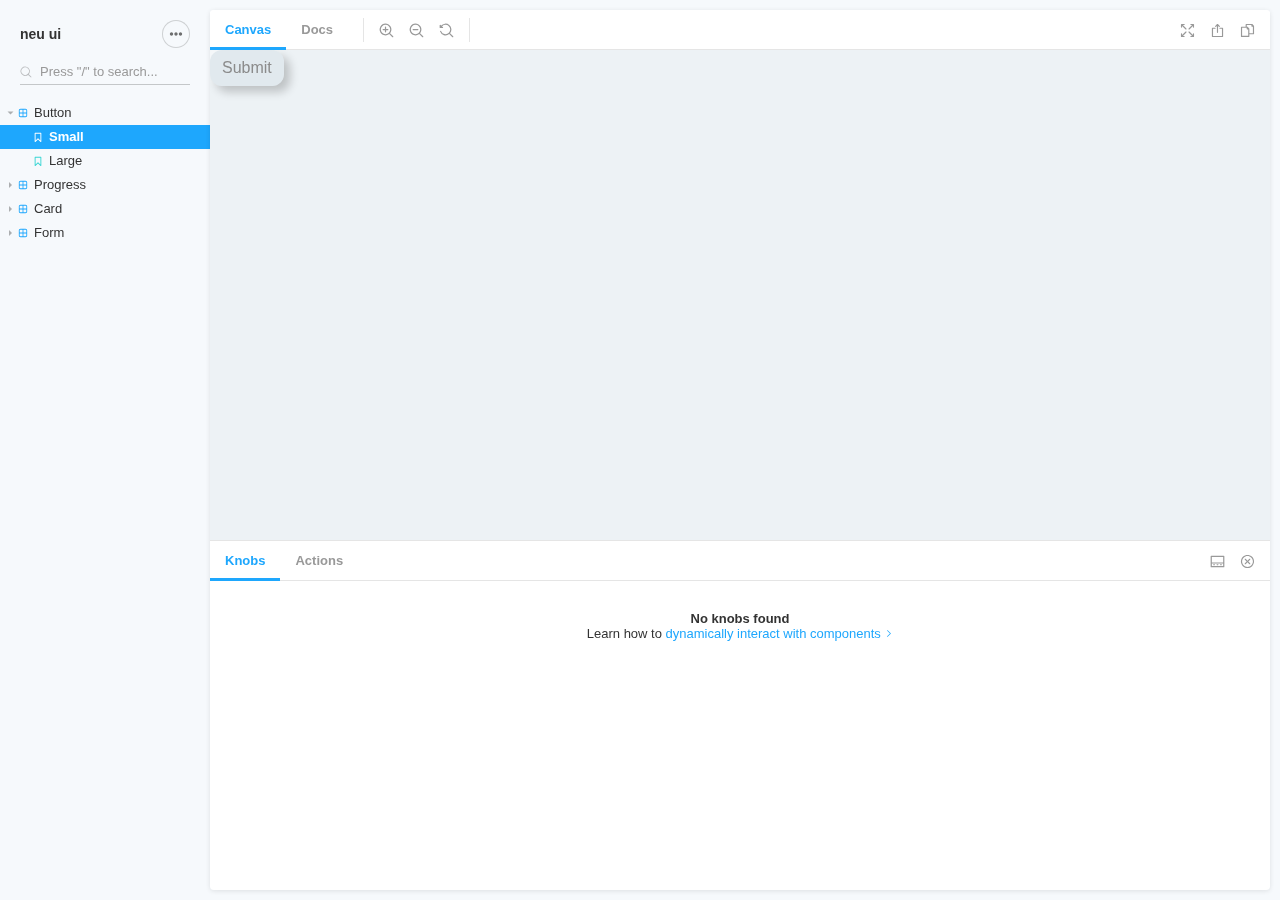
<file: index.html>
<!doctype html><html lang="en"><head><meta charset="utf-8"><title>Storybook</title><meta name="viewport" content="width=device-width,initial-scale=1"><style>html, body {
    overflow: hidden;
    height: 100%;
    width: 100%;
    margin: 0;
    padding: 0;
  }</style><script>/* globals window */
  /* eslint-disable no-underscore-dangle */
  try {
    if (window.top !== window) {
      window.__REACT_DEVTOOLS_GLOBAL_HOOK__ = window.top.__REACT_DEVTOOLS_GLOBAL_HOOK__;
    }
  } catch (e) {
    // eslint-disable-next-line no-console
    console.warn('unable to connect to top frame for connecting dev tools');
  }</script><style>#root[hidden],
      #docs-root[hidden] {
        display: none !important;
      }</style></head><body><div id="root"></div><div id="docs-root"></div><script>window['DOCS_MODE'] = false;</script><script src="runtime~main.72c61344ec336373a1bf.bundle.js"></script><script src="vendors~main.badcd60ee08bca130a09.bundle.js"></script><script src="main.e9ccc10023f8e3c08827.bundle.js"></script></body></html>
</file>
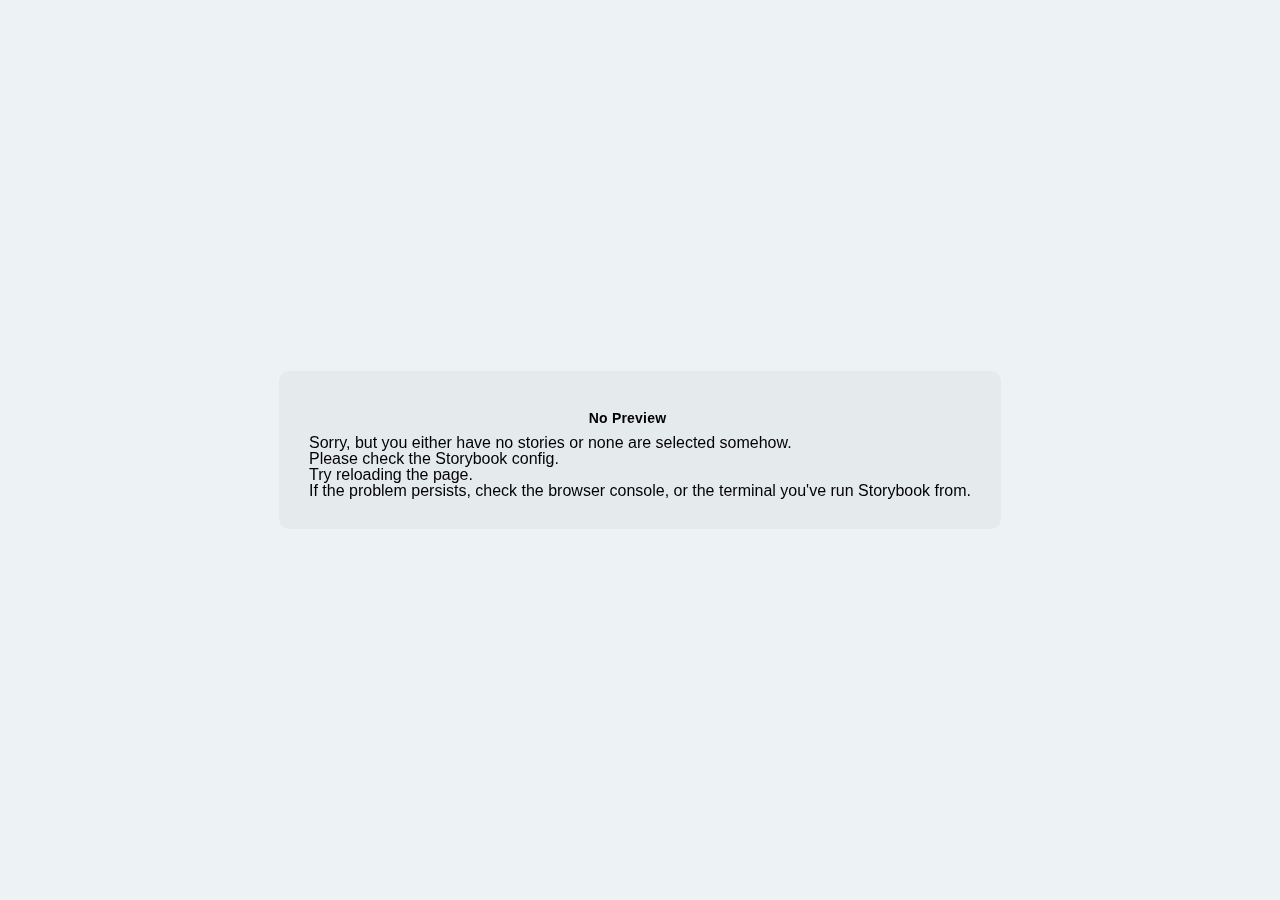
<file: iframe.html>
<!doctype html><html lang="en"><head><meta charset="utf-8"><title>Storybook</title><meta name="viewport" content="width=device-width,initial-scale=1"><base target="_parent"><style>:not(.sb-show-main) > .sb-main,
  :not(.sb-show-nopreview) > .sb-nopreview,
  :not(.sb-show-errordisplay) > .sb-errordisplay {
    display: none;
  }

  .sb-wrapper {
    position: fixed;
    top: 0;
    bottom: 0;
    left: 0;
    right: 0;
    padding: 20px;
    font-family: "Nunito Sans", -apple-system, ".SFNSText-Regular", "San Francisco", BlinkMacSystemFont, "Segoe UI", "Helvetica Neue", Helvetica, Arial, sans-serif;
    -webkit-font-smoothing: antialiased;
    overflow: auto;
  }

  .sb-heading {
    font-size: 14px;
    font-weight: 600;
    letter-spacing: 0.2px;
    margin: 10px 0;
    padding-right: 25px;
  }

  .sb-nopreview {
    display: flex;
    align-content: center;
    justify-content: center;
  }

  .sb-nopreview_main {
    margin: auto;
    padding: 30px;
    border-radius: 10px;
    background: rgba(0,0,0,0.03);
  }

  .sb-nopreview_heading {
    text-align: center;
  }

  .sb-errordisplay {
    border: 20px solid rgb(187, 49, 49);
    background: #222;
    color: #fff;
    z-index: 999999;
  }

  .sb-errordisplay_code {
    padding: 10px;
    background: #000;
    color: #eee;
    font-family: "Operator Mono", "Fira Code Retina", "Fira Code", "FiraCode-Retina", "Andale Mono", "Lucida Console", Consolas, Monaco, monospace;
  }

  .sb-errordisplay pre {
    white-space: pre-wrap;
  }</style><script>/* globals window */
  /* eslint-disable no-underscore-dangle */
  try {
    if (window.top !== window) {
      window.__REACT_DEVTOOLS_GLOBAL_HOOK__ = window.top.__REACT_DEVTOOLS_GLOBAL_HOOK__;
      window.__VUE_DEVTOOLS_GLOBAL_HOOK__ = window.top.__VUE_DEVTOOLS_GLOBAL_HOOK__;
      window.top.__VUE_DEVTOOLS_CONTEXT__ = window.document;
    }
  } catch (e) {
    // eslint-disable-next-line no-console
    console.warn('unable to connect to top frame for connecting dev tools');
  }</script><link href="static/css/main.efc45cc4.chunk.css" rel="stylesheet"><style>#root[hidden],
      #docs-root[hidden] {
        display: none !important;
      }</style></head><body><div class="sb-nopreview sb-wrapper"><div class="sb-nopreview_main"><h1 class="sb-nopreview_heading sb-heading">No Preview</h1><p>Sorry, but you either have no stories or none are selected somehow.</p><ul><li>Please check the Storybook config.</li><li>Try reloading the page.</li></ul><p>If the problem persists, check the browser console, or the terminal you've run Storybook from.</p></div></div><div class="sb-errordisplay sb-wrapper"><pre id="error-message" class="sb-heading"></pre><pre class="sb-errordisplay_code"><code id="error-stack"></code></pre></div><div id="root"></div><div id="docs-root"></div><script src="runtime~main.9314d7126adf18d28aa4.bundle.js"></script><script src="vendors~main.9314d7126adf18d28aa4.bundle.js"></script><script src="main.9314d7126adf18d28aa4.bundle.js"></script></body></html>
</file>
<file: static/css/main.efc45cc4.chunk.css>
html,body,div,span,applet,object,iframe,h1,h2,h3,h4,h5,h6,p,blockquote,pre,a,abbr,acronym,address,big,cite,code,del,dfn,em,img,ins,kbd,q,s,samp,small,strike,strong,sub,sup,tt,var,b,u,i,center,dl,dt,dd,ol,ul,li,fieldset,form,label,legend,table,caption,tbody,tfoot,thead,tr,th,td,article,aside,canvas,details,embed,figure,figcaption,footer,header,hgroup,menu,nav,output,ruby,section,summary,time,mark,audio,video{margin:0;padding:0;border:0;font-size:100%;font:inherit;vertical-align:baseline}article,aside,details,figcaption,figure,footer,header,hgroup,menu,nav,section{display:block}body{line-height:1}ol,ul{list-style:none}blockquote,q{quotes:none}blockquote:before,blockquote:after,q:before,q:after{content:'';content:none}table{border-collapse:collapse;border-spacing:0}@font-face{src:url(../../static/media/Roboto-Regular.11eabca2.ttf) format("truetype");font-family:roboto;font-weight:400}@font-face{src:url(../../static/media/Roboto-Bold.e07df86c.ttf) format("truetype");font-family:roboto;font-weight:600}@font-face{src:url(../../static/media/Roboto-Medium.58aef543.ttf) format("truetype");font-family:roboto;font-weight:500}@font-face{src:url(../../static/media/Roboto-Light.88823c20.ttf) format("truetype");font-family:roboto;font-weight:300}body{background-color:rgba(204,218,226,0.349)}.container{font-family:roboto,helvetica,sans-serif;padding:5rem}.main{display:flex;margin-top:10rem;justify-content:center}.main>*>*{margin:1rem}.flex{display:flex}.justify-contents-center{justify-content:center}.justify-contents-start{justify-content:start}.align-items-center{align-items:center}.align-self-center{align-self:center}.mt-2{margin-top:2rem}.mt-4{margin-top:4rem}.mb-2{margin-bottom:2rem}.mb-4{margin-bottom:4rem}.box{align-items:center;border-radius:50px;display:flex;height:200px;justify-content:center;width:200px;color:#8b8b8b;font-size:1rem}.top-left{box-shadow:-8px -8px 12px 0 rgba(0,0,0,0.2),12px 12px 16px rgba(255,255,255,0.5)}.top-right{box-shadow:8px -8px 12px 0 rgba(0,0,0,0.2),-12px 12px 16px rgba(255,255,255,0.5)}.bottom-left{box-shadow:-8px 8px 12px 0 rgba(0,0,0,0.2),12px -12px 16px rgba(255,255,255,0.5)}.bottom-right{box-shadow:6px 6px 10px 0 rgba(0,0,0,0.2),-8px -8px 16px 0 rgba(255,255,255,0.5)}.bottom-right-nohighlight{box-shadow:6px 6px 10px 0 rgba(0,0,0,0.2)}.inset{box-shadow:inset -8px -8px 16px 0px rgba(255,255,255,0.5),inset 4px 4px 6px 0px rgba(0,0,0,0.2)}.flat{background-color:rgba(204,218,226,0.349)}.convex{background:linear-gradient(135deg, rgba(0,0,0,0.22), rgba(255,255,255,0.25))}.concave{background:linear-gradient(-45deg, rgba(0,0,0,0.22), rgba(255,255,255,0.25))}.mt-1{margin-top:1rem}.mt-2{margin-top:2rem}.mt-3{margin-top:3rem}.mt-5{margin-top:5rem}.ml-1{margin-left:1rem}.ml-2{margin-left:2rem}.ml-3{margin-left:3rem}.ml-4{margin-left:4rem}.ml-5{margin-left:5rem}.display-1,.display-2,.display-3,.display-4{font-family:roboto,helvetica,sans-serif;color:#8b8b8b}.display-1{font-size:4rem;font-weight:600}.display-2{font-size:3rem;font-weight:600}.display-3{font-size:1.5rem;font-weight:300}.display-4{font-size:1.5rem;font-weight:300}.btn-lg,.btn-sml{display:flex;align-items:center;justify-content:center;border:none;outline:none;color:#8b8b8b;font-size:1rem;line-height:1.5}.btn-lg{font-size:1.5rem;padding:.375rem .75rem;border-radius:.75rem}.btn-sml{padding:.375rem .75rem;border-radius:.75rem}.btn-lg:active,.btn-sml:active{box-shadow:inset -8px -8px 16px 0px rgba(255,255,255,0.5),inset 4px 4px 6px 0px rgba(0,0,0,0.2)}.btn-lg:hover,.btn-sml:hover{color:rgba(139,139,139,0.788)}progress{width:20rem;height:.8rem;-webkit-appearance:none;-moz-appearance:none;appearance:none;border:none;border-radius:.5rem;background-color:rgba(204,218,226,0.349);box-shadow:inset -8px -8px 16px 0px rgba(255,255,255,0.5),inset 4px 4px 6px 0px rgba(0,0,0,0.2)}progress::-webkit-progress-bar{border-radius:.5rem;background-color:rgba(204,218,226,0.349);box-shadow:inset -8px -8px 16px 0px rgba(255,255,255,0.5),inset 4px 4px 6px 0px rgba(0,0,0,0.2)}progress::-webkit-progress-value{border-radius:.5rem;height:.8rem;border:none;outline:none;background:linear-gradient(90deg, #f4a781 0%, #f5ba7d 63%, #f5cb7a 100%);box-shadow:1px 2px 3px 0px rgba(0,0,0,0.2)}progress::-moz-progress-bar{border-radius:.5rem;height:.8rem;border:none;outline:none;background:linear-gradient(90deg, #f4a781 0%, #f5ba7d 63%, #f5cb7a 100%);box-shadow:1px 2px 3px 0px rgba(0,0,0,0.2)}progress::-ms-fill{border-radius:.5rem;height:.8rem;border:none;outline:none;background:linear-gradient(90deg, #f4a781 0%, #f5ba7d 63%, #f5cb7a 100%)}.card{width:25vw;border-radius:1rem;font-family:roboto,helvetica,sans-serif;color:#8b8b8b;display:flex;flex-direction:column;margin-bottom:1rem}.card__body{padding:1rem}.card__title{font-weight:600;margin-bottom:.25rem;font-size:1.25rem}.card__subtitle{font-weight:400;margin-bottom:1rem}.card__text{font-weight:300;font-size:1rem;margin-bottom:1rem}.card__img{width:100%;height:180px;object-fit:cover;margin:0;border-top-left-radius:1rem;border-top-right-radius:1rem}.card__header{background-color:#999;color:#fff;padding:1rem;margin:0;border-top-left-radius:1rem;border-top-right-radius:1rem;font-size:1.25rem}.dial{border-radius:12.5rem;height:12.5rem;width:12.5rem;border:none;outline:none;background:rgba(204,218,226,0.349);font-size:.8rem}.dial-inset{box-shadow:inset -8px -8px 10px 0px rgba(255,255,255,0.5),inset 2px 2px 3px 0 rgba(0,0,0,0.2)}.dial__light-bg{border-radius:15rem;height:15rem;width:15rem;box-shadow:inset 0px 0px 3px 0px rgba(255,255,255,0.5),inset 0px 0px 3px 0 rgba(0,0,0,0.2)}.dial__text-bg{color:#8b8b8b;font-weight:300;position:relative}.dial__text-l{position:absolute;left:-3.5rem;top:5.5rem}.dial__text-m{position:absolute;top:-3rem}.dial__text-r{position:absolute;right:-4.5rem;top:5.5rem}.dial__control-parent{border-radius:12.5rem;height:12.5rem;width:12.5rem;position:relative;-webkit-animation:3s dial-turn;animation:3s dial-turn;-webkit-animation-fill-mode:both;animation-fill-mode:both}.dial__control{height:1rem;border-radius:1rem;position:absolute;top:1.5rem;outline:none;border:none;background-color:transparent}.dial__control:focus{outline:none}@-webkit-keyframes dial-turn{0%{transform:rotate(-90deg)}70%{transform:rotate(30deg)}100%{transform:rotate(-90deg)}}@keyframes dial-turn{0%{transform:rotate(-90deg)}70%{transform:rotate(30deg)}100%{transform:rotate(-90deg)}}input[type=range]{-webkit-appearance:none;width:100%;background:transparent;margin-bottom:2rem}input[type=range]::-webkit-slider-thumb{-webkit-appearance:none}input[type=range]:focus{outline:none}input[type=range]::-ms-track{width:100%;cursor:pointer;background:transparent;border-color:transparent;color:transparent}input[type=range]::-webkit-slider-thumb{-webkit-appearance:none;height:24px;width:24px;border-radius:24px;background:#EDF2F4;cursor:pointer;margin-top:-8px;box-shadow:6px 6px 10px 0 rgba(0,0,0,0.2),-8px -8px 16px 0 rgba(255,255,255,0.5)}input[type=range]::-moz-range-thumb{box-shadow:6px 6px 10px 0 rgba(0,0,0,0.2),-8px -8px 16px 0 rgba(255,255,255,0.5);border:none;height:24px;width:24px;border-radius:24px;background:#EDF2F4;cursor:pointer}input[type=range]::-ms-thumb{box-shadow:6px 6px 10px 0 rgba(0,0,0,0.2),-8px -8px 16px 0 rgba(255,255,255,0.5);height:24px;width:24px;border-radius:24px;background:#EDF2F4;cursor:pointer}input[type=range]::-webkit-slider-runnable-track{width:100%;height:.5rem;cursor:pointer;border-radius:.5rem;background-color:rgba(204,218,226,0.349);box-shadow:inset -8px -8px 16px 0px rgba(255,255,255,0.5),inset 4px 4px 6px 0px rgba(0,0,0,0.2)}input[type=range]:focus::-webkit-slider-runnable-track{background-color:rgba(204,218,226,0.349)}input[type=range]::-moz-range-track{width:100%;height:.5rem;cursor:pointer;border-radius:.5rem;background-color:rgba(204,218,226,0.349);box-shadow:inset -8px -8px 16px 0px rgba(255,255,255,0.5),inset 4px 4px 6px 0px rgba(0,0,0,0.2)}input[type=range]::-ms-track{width:100%;height:.8rem;cursor:pointer;background:transparent;border-color:transparent;border-width:16px 0;color:transparent;margin-top:-8px}input[type=range]::-ms-fill-lower{background-color:rgba(204,218,226,0.349);border-radius:.8rem;box-shadow:inset -8px -8px 16px 0px rgba(255,255,255,0.5),inset 4px 4px 6px 0px rgba(0,0,0,0.2)}input[type=range]:focus::-ms-fill-lower{background-color:rgba(204,218,226,0.349)}input[type=range]::-ms-fill-upper{background-color:rgba(204,218,226,0.349);border-radius:.8rem;box-shadow:inset -8px -8px 16px 0px rgba(255,255,255,0.5),inset 4px 4px 6px 0px rgba(0,0,0,0.2)}input[type=range]:focus::-ms-fill-upper{background-color:rgba(204,218,226,0.349)}select{display:block;font-size:16px;font-family:roboto,helvetica,sans-serif;color:#8b8b8b;line-height:1.3;padding:.3em 1.4em .3em .8em;width:100%;max-width:100%;box-sizing:border-box;margin:0;border:none;box-shadow:6px 6px 10px 0 rgba(0,0,0,0.2),-8px -8px 16px 0 rgba(255,255,255,0.5);border-radius:.5em;-moz-appearance:none;-webkit-appearance:none;appearance:none;background-color:#fff;background-image:url("data:image/svg+xml;charset=US-ASCII,%3Csvg%20xmlns%3D%22http%3A%2F%2Fwww.w3.org%2F2000%2Fsvg%22%20width%3D%22292.4%22%20height%3D%22292.4%22%3E%3Cpath%20fill%3D%22%23007CB2%22%20d%3D%22M287%2069.4a17.6%2017.6%200%200%200-13-5.4H18.4c-5%200-9.3%201.8-12.9%205.4A17.6%2017.6%200%200%200%200%2082.2c0%205%201.8%209.3%205.4%2012.9l128%20127.9c3.6%203.6%207.8%205.4%2012.8%205.4s9.2-1.8%2012.8-5.4L287%2095c3.5-3.5%205.4-7.8%205.4-12.8%200-5-1.9-9.2-5.5-12.8z%22%2F%3E%3C%2Fsvg%3E"),linear-gradient(to bottom, rgba(204,218,226,0.349) 0%, rgba(204,218,226,0.349) 100%);background-repeat:no-repeat, repeat;background-position:right .7em top 50%, 0 0;background-size:.65em auto, 100%}select::-ms-expand{display:none}select:focus{box-shadow:0 0 1px 3px rgba(59,153,252,0.7),6px 6px 10px 0 rgba(0,0,0,0.2),-8px -8px 16px 0 rgba(255,255,255,0.5);color:#8b8b8b;outline:none}select option{font-weight:300}input[type="checkbox"]:not(:checked),input[type="checkbox"]:checked{position:absolute;left:-9999px}input[type="checkbox"]:not(:checked)+label,input[type="checkbox"]:checked+label{position:relative;padding-left:1.95em;cursor:pointer;color:#8b8b8b;font-weight:300;font-family:roboto,helvetica,sans-serif}input[type="checkbox"]:not(:checked)+label:before,input[type="checkbox"]:checked+label:before{content:'';position:absolute;left:0;top:0;width:1.25em;height:1.25em;background:rgba(204,218,226,0.349);border-radius:4px;box-shadow:inset -8px -8px 16px 0px rgba(255,255,255,0.5),inset 4px 4px 6px 0px rgba(0,0,0,0.2)}input[type="checkbox"]:not(:checked)+label:after,input[type="checkbox"]:checked+label:after{content:'\2713\0020';position:absolute;top:.15em;left:.22em;font-size:1.3em;line-height:0.8;color:#999;transition:all .2s;font-family:'Lucida Sans Unicode', 'Arial Unicode MS', Arial}input[type="checkbox"]:not(:checked)+label:after{opacity:0;transform:scale(0)}input[type="checkbox"]:checked+label:after{opacity:1;transform:scale(1)}input[type="checkbox"]:disabled:not(:checked)+label:before,input[type="checkbox"]:disabled:checked+label:before{box-shadow:none;border-color:#bbb;background-color:#ddd}input[type="checkbox"]:disabled:checked+label:after{color:#999}input[type="checkbox"]:disabled+label{color:#aaa}input[type="checkbox"]:checked:focus+label:before,input[type="checkbox"]:not(:checked):focus+label:before{border:2px solid blue}label:hover:before{border:2px solid #4778d9 !important}input[type="radio"]:not(:checked),input[type="radio"]:checked{position:absolute;left:-9999px}input[type="radio"]:not(:checked)+label,input[type="radio"]:checked+label{position:relative;padding-left:1.95em;cursor:pointer;color:#8b8b8b;font-weight:300;font-family:roboto,helvetica,sans-serif}input[type="radio"]:not(:checked)+label:before,input[type="radio"]:checked+label:before{content:'';position:absolute;left:0;top:0;width:1.25em;height:1.25em;background:rgba(204,218,226,0.349);border-radius:1.25em;box-shadow:inset -8px -8px 16px 0px rgba(255,255,255,0.5),inset 4px 4px 6px 0px rgba(0,0,0,0.2)}input[type="radio"]:not(:checked)+label:after,input[type="radio"]:checked+label:after{content:'\2022\0020';position:absolute;top:-1.6rem;left:-0.9rem;font-size:5rem;line-height:0.8;color:#999;transition:all .2s;font-family:'Lucida Sans Unicode', 'Arial Unicode MS', Arial}input[type="radio"]:not(:checked)+label:after{opacity:0;transform:scale(0)}input[type="radio"]:checked+label:after{opacity:1;transform:scale(1)}input[type="radio"]:disabled:not(:checked)+label:before,input[type="radio"]:disabled:checked+label:before{box-shadow:none;border-color:#bbb;background-color:#ddd}input[type="radio"]:disabled:checked+label:after{color:#999}input[type="radio"]:disabled+label{color:#aaa}.toggle-bg{border-radius:2rem;display:flex;height:1.25em;width:2.5em;border:none;outline:none;margin-right:1rem;font-size:1rem;cursor:pointer;box-shadow:inset -8px -8px 16px 0px rgba(255,255,255,0.5),inset 4px 4px 4px 0px rgba(0,0,0,0.2)}.toggle{border-radius:1.25rem;height:1.25em;width:1.25em;border:none;outline:none;background-color:#EDF2F4;font-size:1rem;cursor:pointer}.toggle__light-bg{width:.7rem;height:.7rem;border-radius:1rem;background-color:#fff;background-color:#dfdfdf}.toggle__light-bg-on{width:.6rem;height:.6rem;border-radius:1rem;background-color:#fff;margin:0;background-color:#f5cb7a}@-webkit-keyframes toggleOn{from{transform:translateX(0)}to{transform:translateX(1.25em)}}@keyframes toggleOn{from{transform:translateX(0)}to{transform:translateX(1.25em)}}.toggle-on{-webkit-animation:.5s toggleOn;animation:.5s toggleOn;-webkit-animation-fill-mode:forwards;animation-fill-mode:forwards}@-webkit-keyframes toggleOff{from{transform:translateX(1.25em)}to{transform:translateX(0)}}@keyframes toggleOff{from{transform:translateX(1.25em)}to{transform:translateX(0)}}.toggle-off{-webkit-animation:.5s toggleOff;animation:.5s toggleOff;-webkit-animation-fill-mode:forwards;animation-fill-mode:forwards}.form__label{color:#8b8b8b;font-family:roboto,helvetica,sans-serif}.form__group{display:flex;flex-direction:column}.form__input[type=text]{border:none;outline:none;width:100%;border-radius:.4rem;color:#8b8b8b;font-family:roboto,helvetica,sans-serif;font-weight:300;font-size:90%}.form__textarea{border:none;outline:none;width:100%;border-radius:.4rem;color:#8b8b8b;font-family:roboto,helvetica,sans-serif;font-weight:300;font-size:90%}.form__input{padding:.5rem .5rem .5rem .6rem}.form__textarea{padding:.5rem .5rem .5rem .6rem}


/*# sourceMappingURL=main.efc45cc4.chunk.css.map*/
</file>
